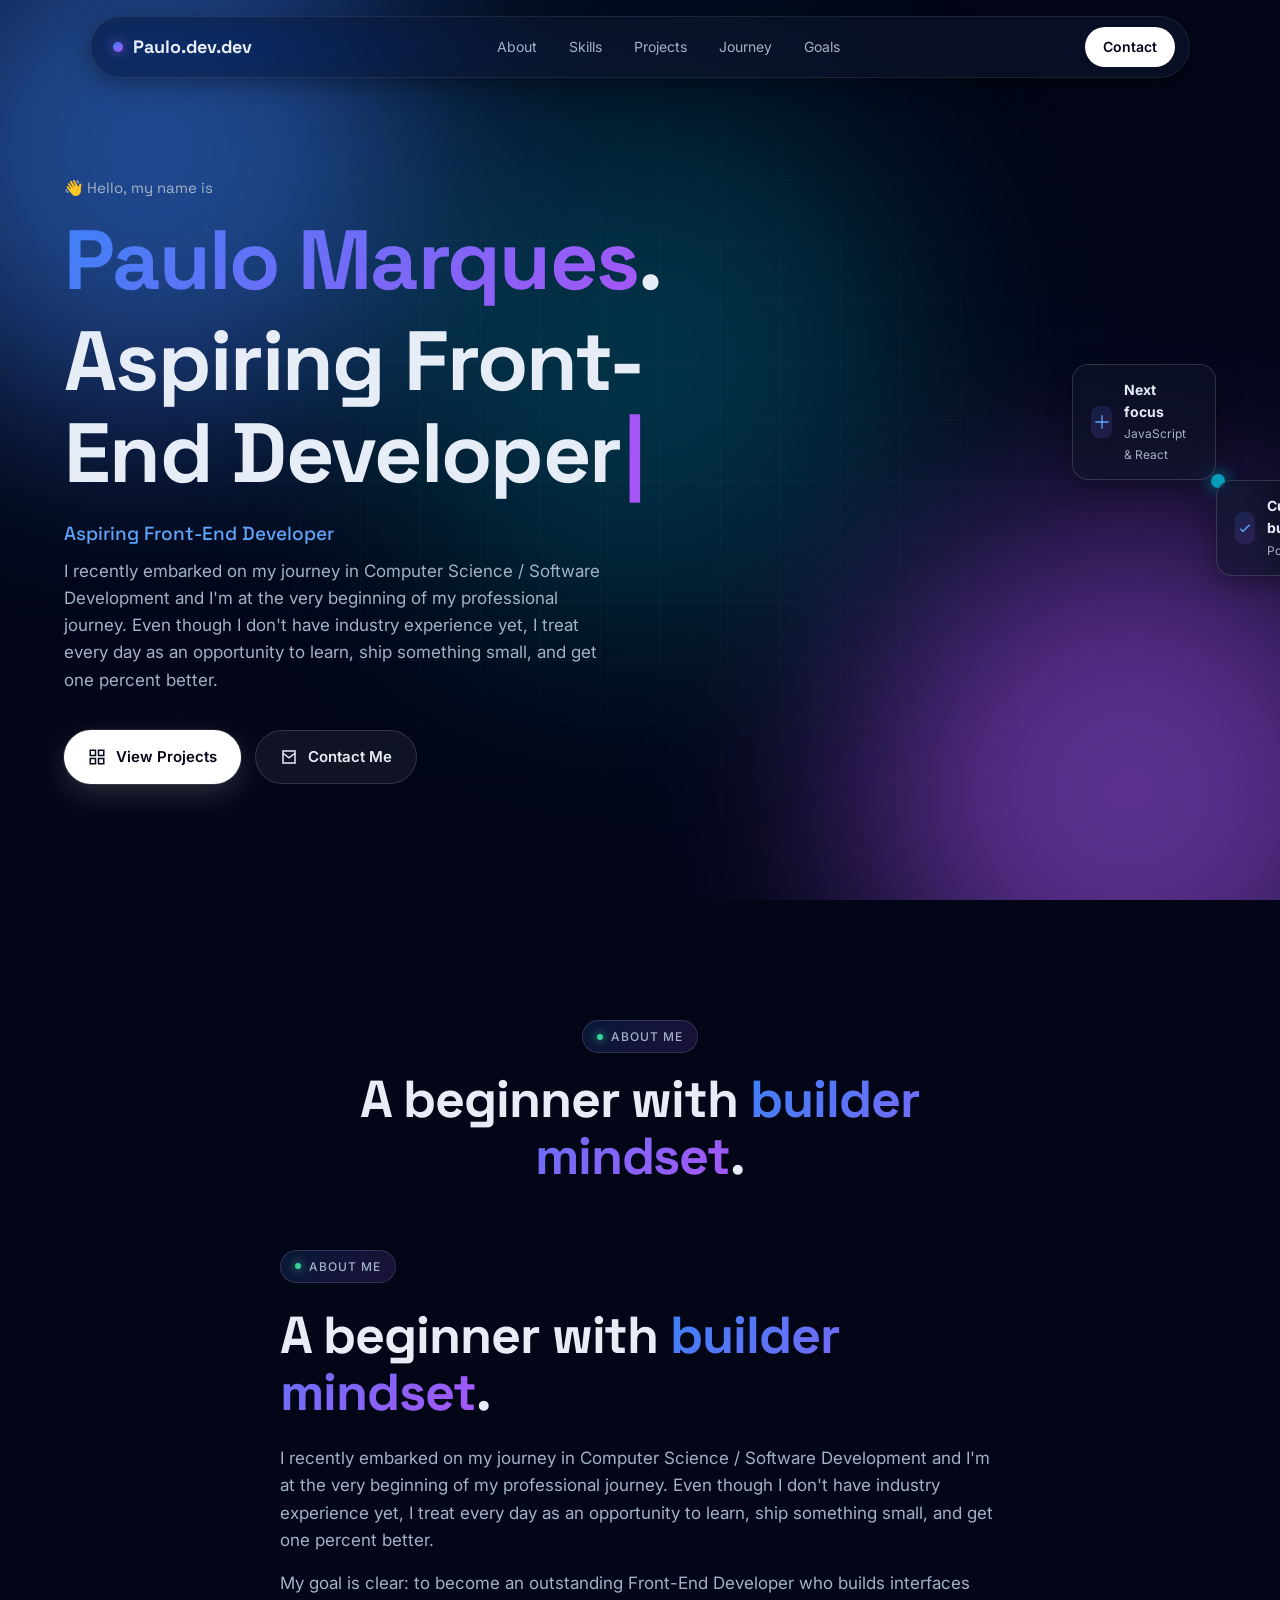
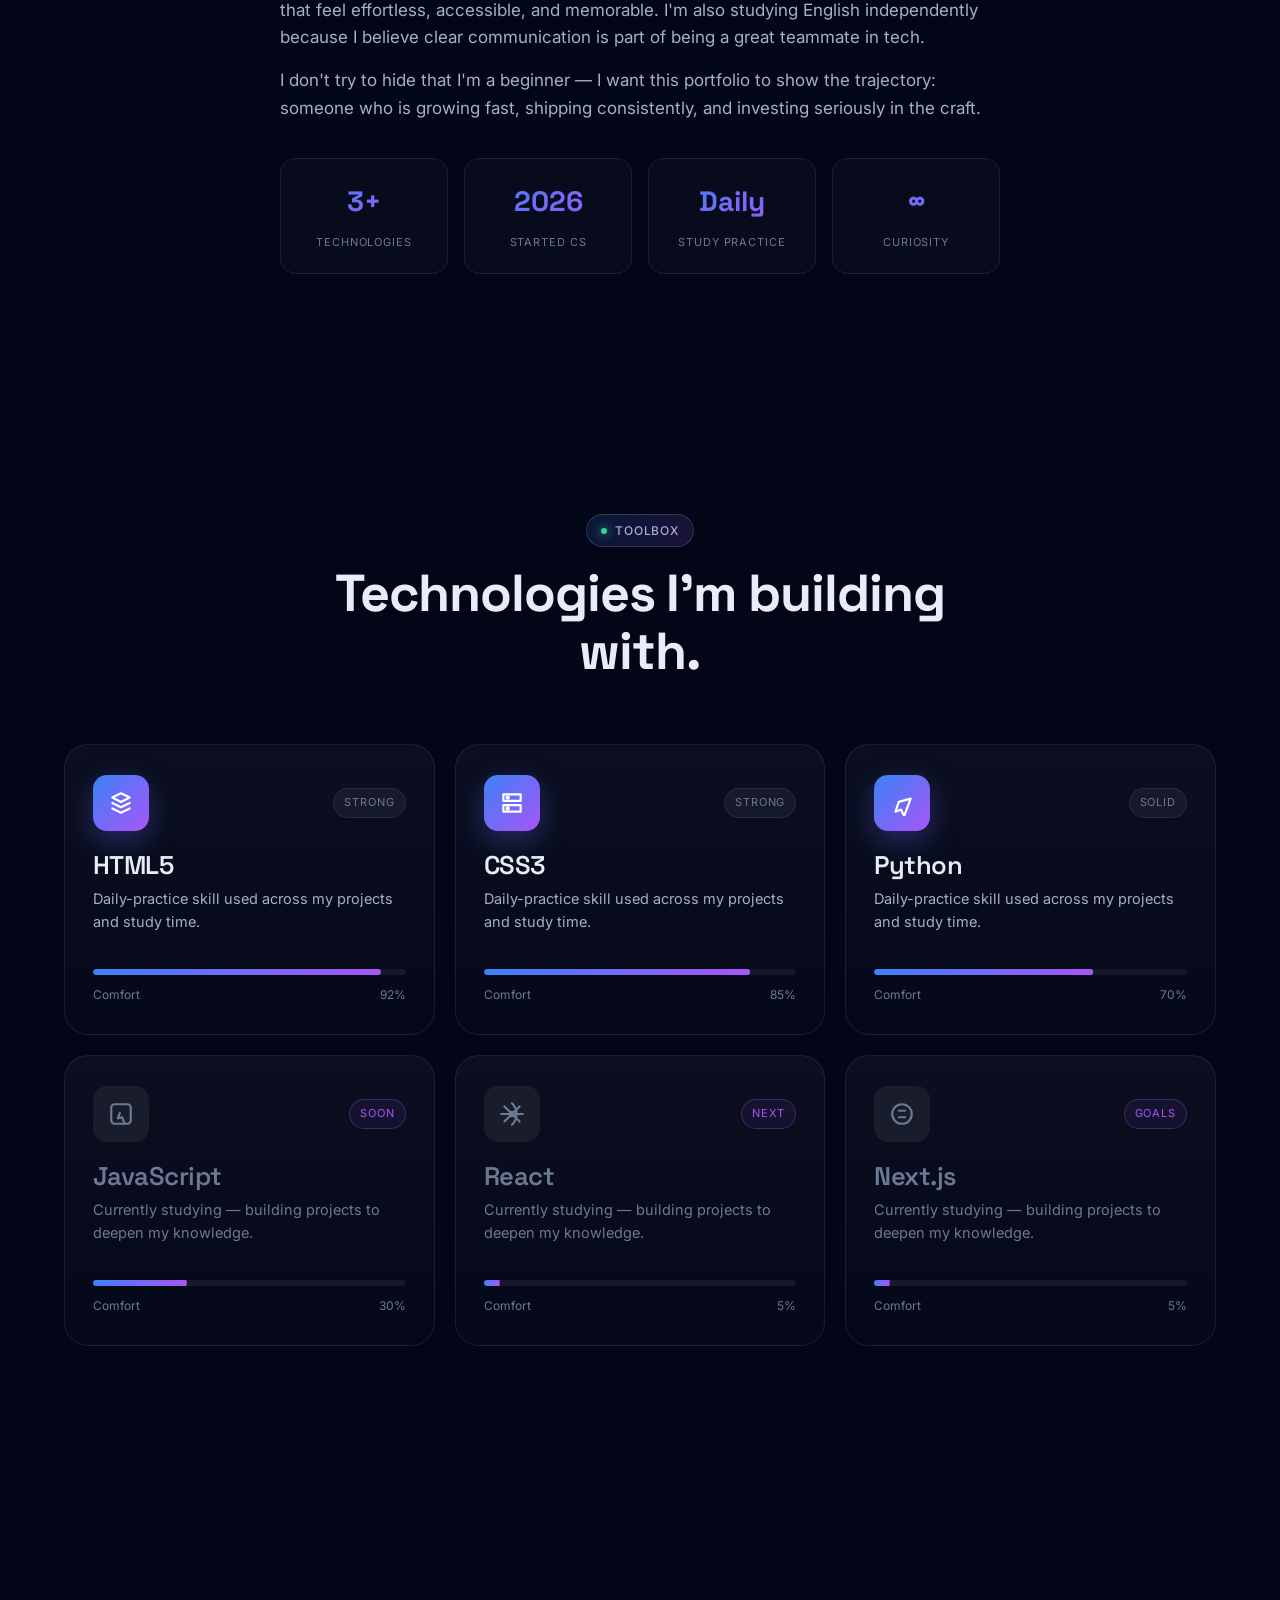
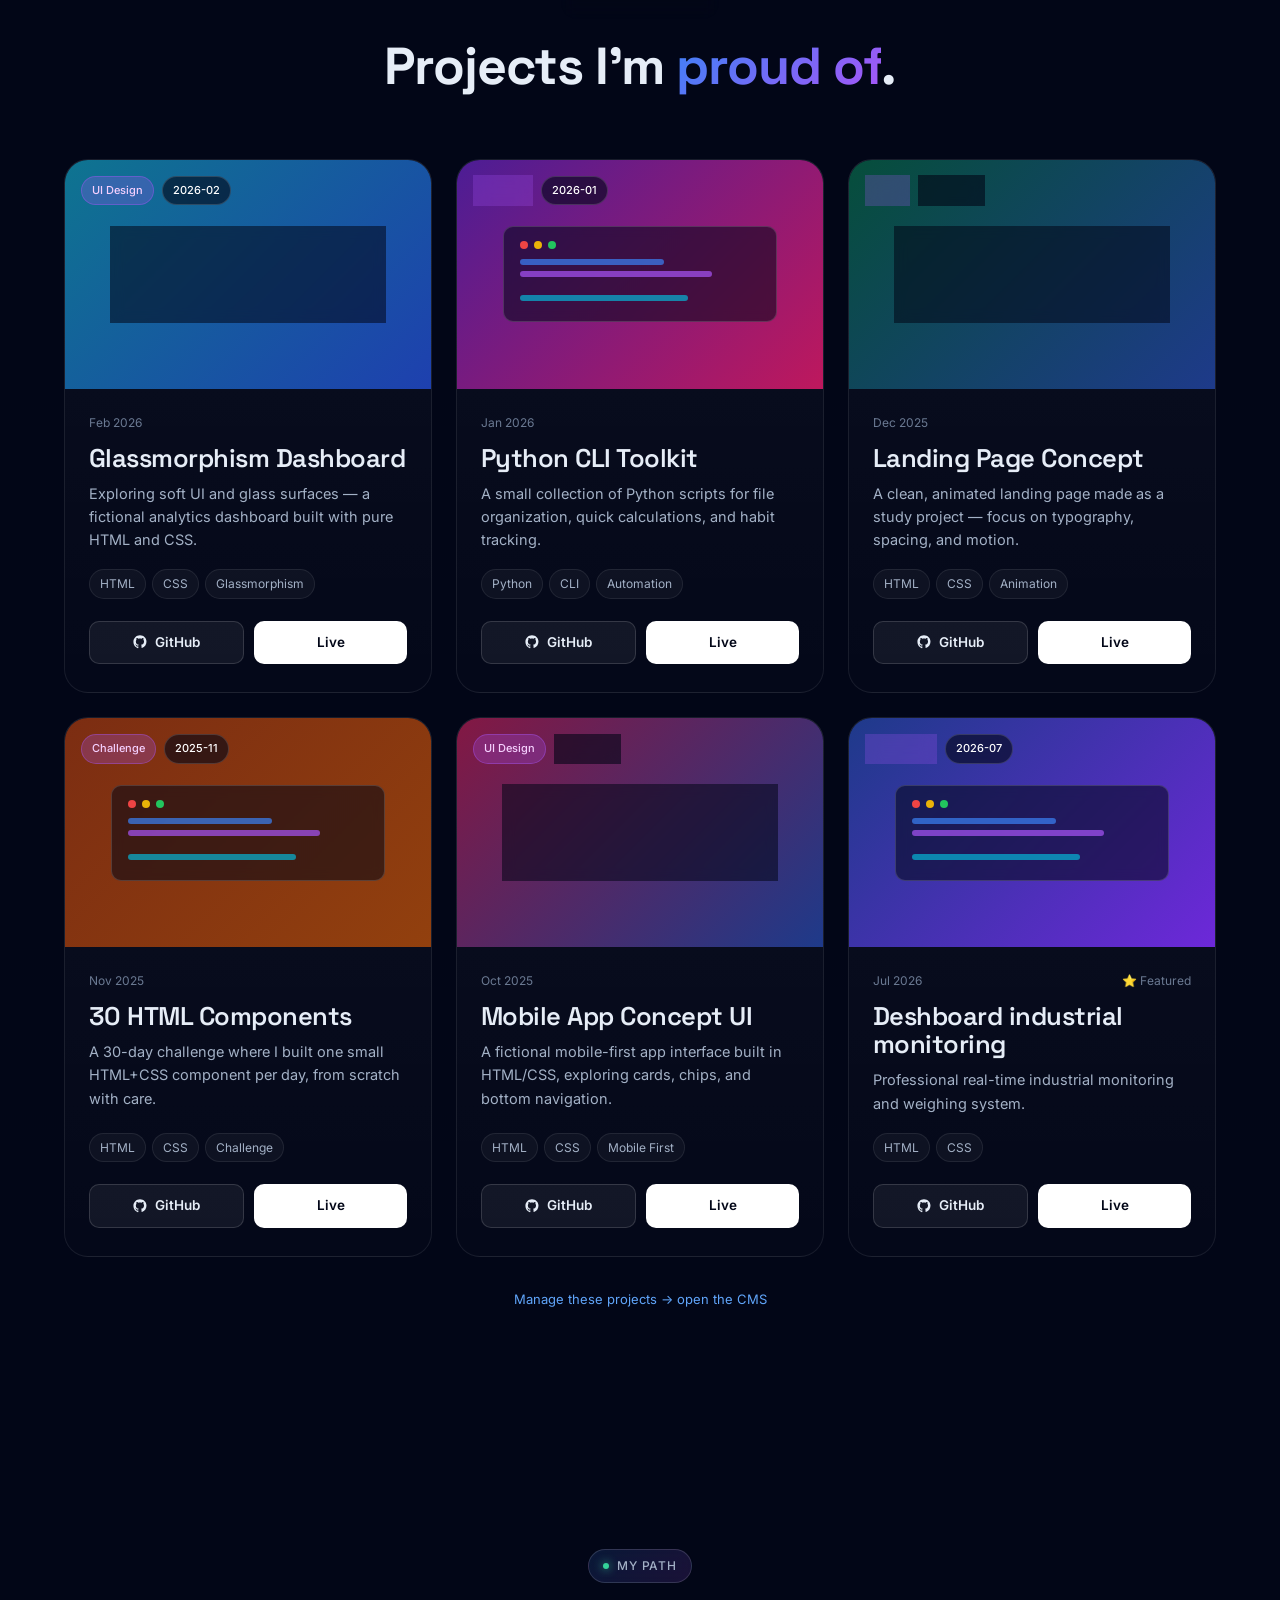
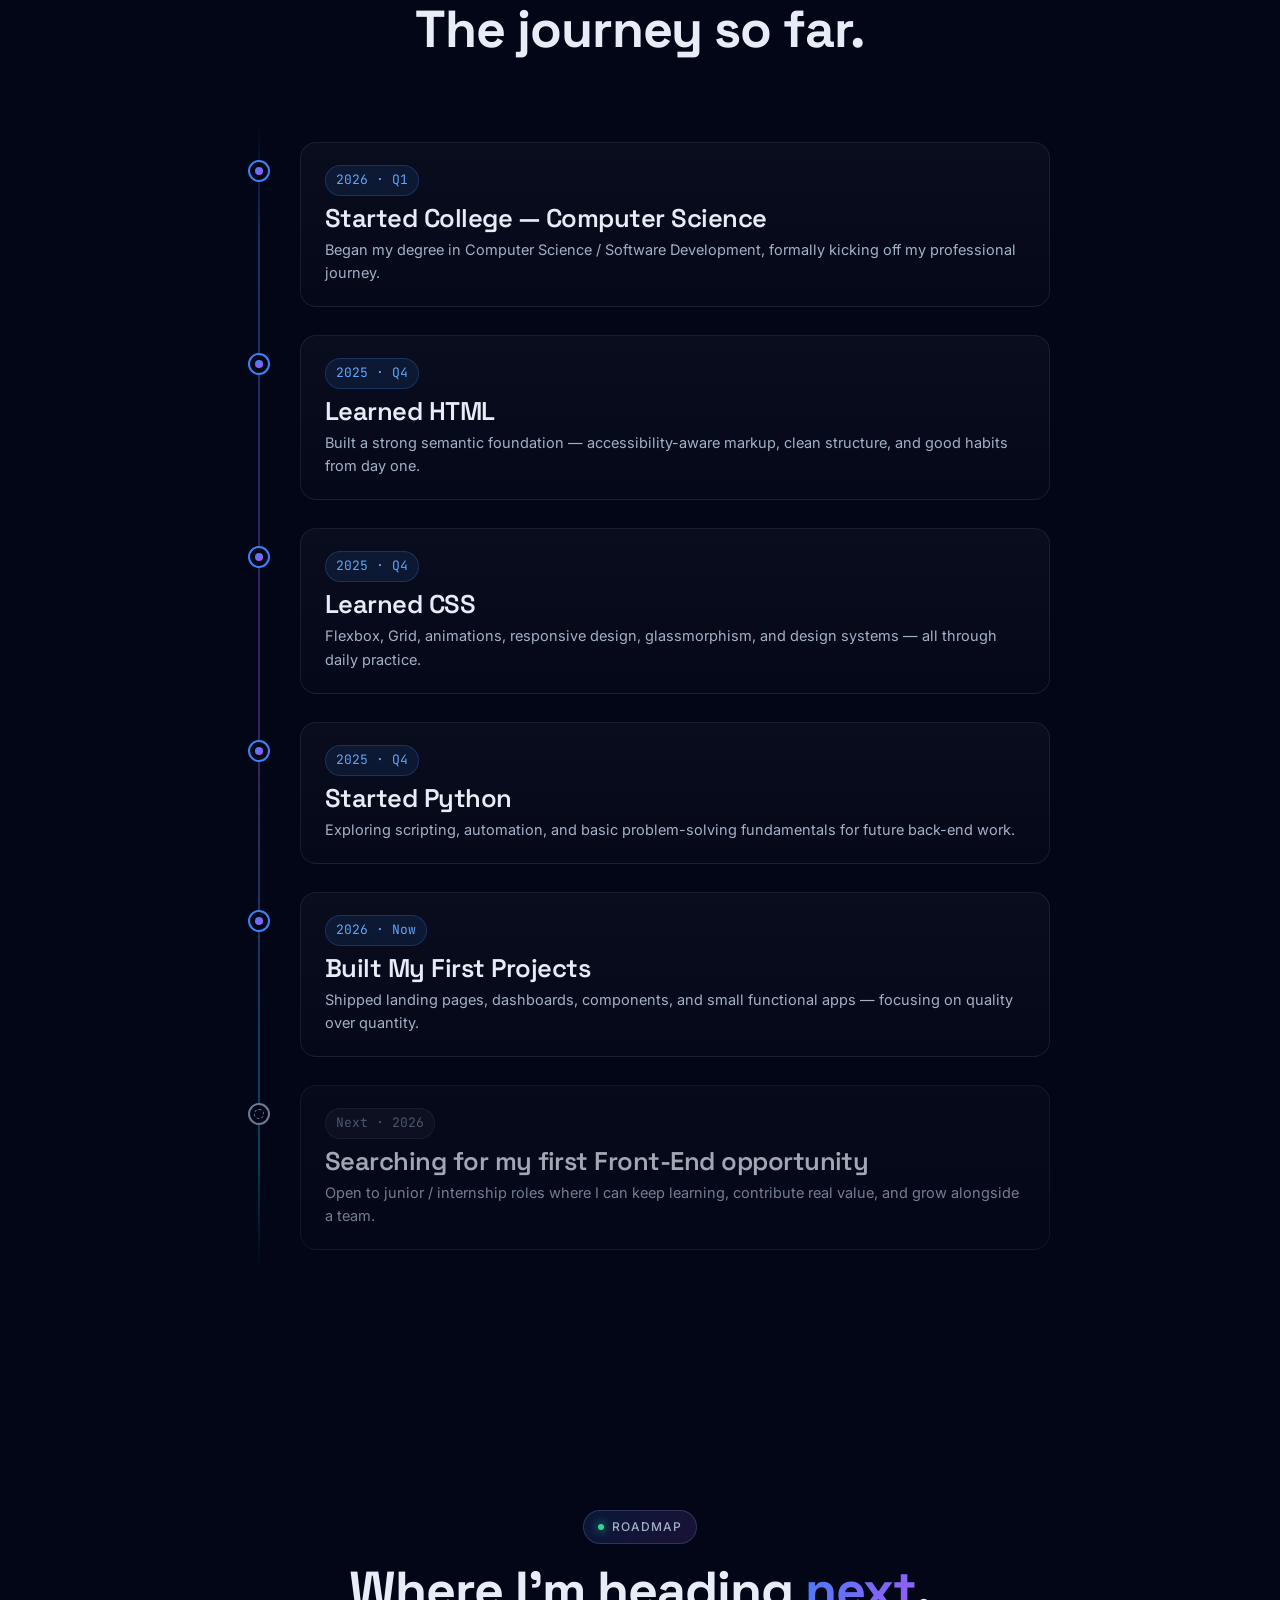
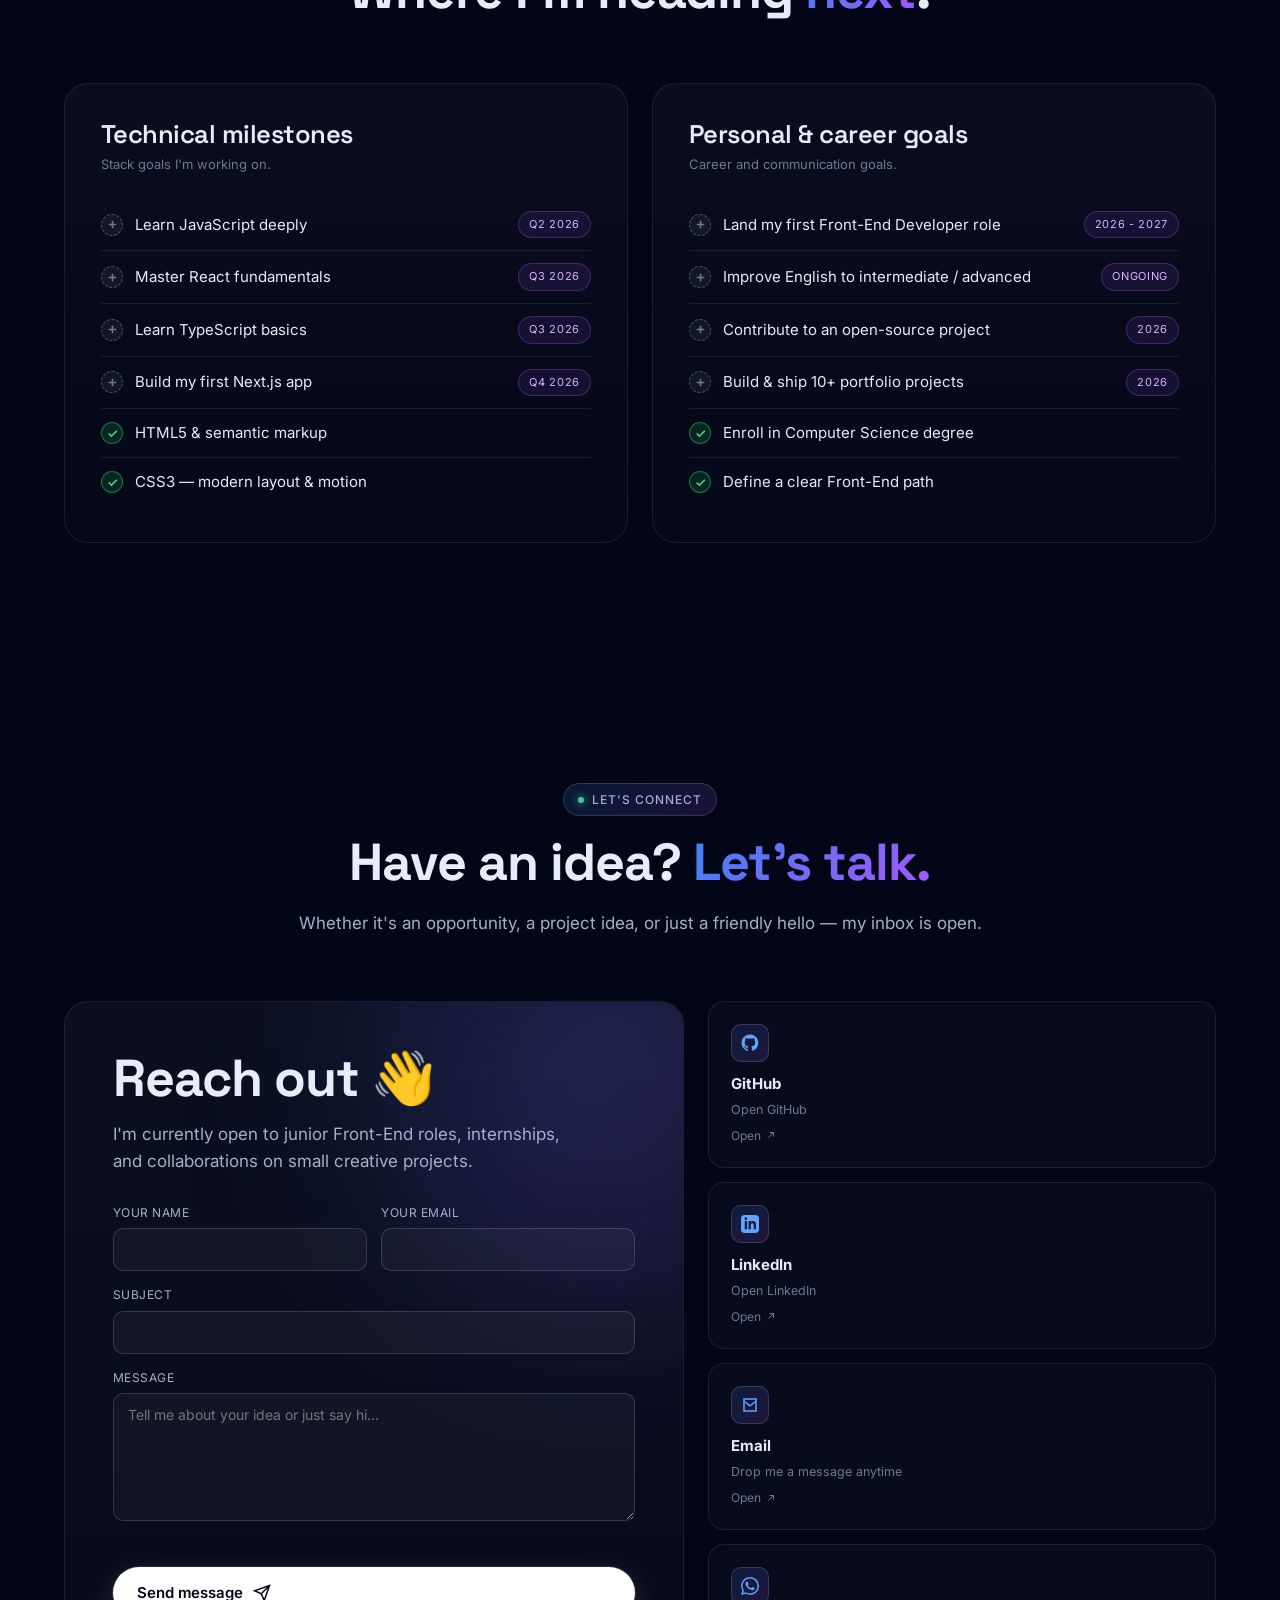
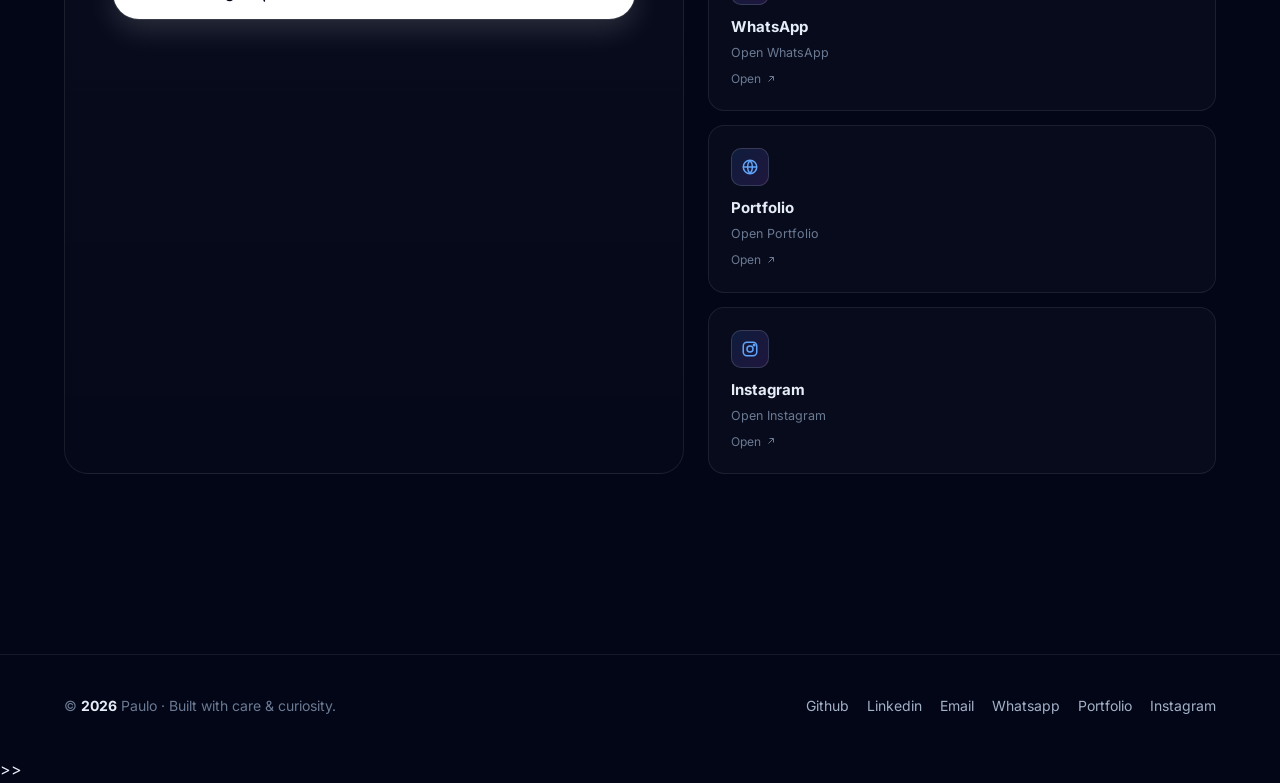
<file: index.html>
<!DOCTYPE html>
<html lang="en">
<head>
<meta charset="UTF-8" />
<meta name="viewport" content="width=device-width, initial-scale=1.0" />
<meta name="description" content="Paulo Marques — Aspiring Front-End Developer" />
<title>Paulo Marques · Portfolio</title>

<link rel="preconnect" href="https://fonts.googleapis.com">
<link rel="preconnect" href="https://fonts.gstatic.com" crossorigin>
<link href="https://fonts.googleapis.com/css2?family=Inter:wght@300;400;500;600;700;800;900&family=Space+Grotesk:wght@400;500;600;700&family=JetBrains+Mono:wght@400;500;600&display=swap" rel="stylesheet">
<link rel="stylesheet" href="portfolio.css">
<body>

<div class="bg-canvas" aria-hidden="true">
  <div class="blob b1"></div><div class="blob b2"></div><div class="blob b3"></div>
  <div class="grid-overlay"></div>
</div>

<nav class="nav" id="nav">
  <a href="#hero" class="nav-logo">
    <span class="dot"></span>
    <span><span data-nav-logo>Paulo</span>.dev</span>
  </a>
  <div class="nav-links">
    <a href="#about">About</a>
    <a href="#skills">Skills</a>
    <a href="#projects">Projects</a>
    <a href="#journey">Journey</a>
    <a href="#goals">Goals</a>
  </div>
  <a href="#contact" class="nav-cta">Contact</a>
</nav>

<!-- HERO -->
<header class="hero" id="hero">
  <div class="container hero-grid">
    <div>
      <div class="hero-greeting"><span class="wave">👋</span> Hello, my name is</div>
      <h1 class="hero-name"><span class="gradient-text" data-hero-name>Paulo Marques</span>.</h1>
      <h1 style="margin-top:-10px;"><span class="typed" data-typed></span></h1>
      <p class="hero-sub" data-hero-sub>Aspiring Front-End Developer</p>
      <p class="hero-intro" data-hero-intro></p>
      <div class="hero-ctas">
        <a href="#projects" class="btn btn-primary">
          <svg viewBox="0 0 24 24" fill="none" stroke="currentColor" stroke-width="2"><path d="M3 3h7v7H3zM14 3h7v7h-7zM14 14h7v7h-7zM3 14h7v7H3z"/></svg>
          View Projects
        </a>
        <a href="#contact" class="btn btn-ghost">
          <svg viewBox="0 0 24 24" fill="none" stroke="currentColor" stroke-width="2"><path d="M4 4h16v16H4z"/><path d="m4 7 8 6 8-6"/></svg>
          Contact Me
        </a>
        <span data-resume-cta></span>
      </div>
    </div>
    <div class="hero-visual" aria-hidden="true">
      <div class="core"></div>
      <div class="ring r1"><span class="orbit-dot"></span></div>
      <div class="ring r2"></div>
      <div class="ring r3"></div>
      <div class="glass-card c1">
        <span class="ic"><svg width="16" height="16" viewBox="0 0 24 24" fill="none" stroke="currentColor" stroke-width="2"><path d="m5 13 4 4L19 7"/></svg></span>
        <div><strong>Currently building</strong><span>Portfolio v1.0</span></div>
      </div>
      <div class="glass-card c2">
        <span class="ic"><svg width="16" height="16" viewBox="0 0 24 24" fill="none" stroke="currentColor" stroke-width="2"><path d="M12 2v20M2 12h20"/></svg></span>
        <div><strong>Next focus</strong><span>JavaScript & React</span></div>
      </div>
    </div>
  </div>
</header>

<!-- ABOUT -->
<section id="about">
  <div class="container">
    <div class="section-head">
      <span class="eyebrow"><span class="pulse-dot"></span> About me</span>
      <h2>A beginner with <span class="gradient-text">builder mindset</span>.</h2>
    </div>
    <div class="about-content" data-about></div>
  </div>
</section>

<!-- SKILLS -->
<section id="skills">
  <div class="container">
    <div class="section-head">
      <span class="eyebrow"><span class="pulse-dot"></span> Toolbox</span>
      <h2>Technologies I'm building with.</h2>
    </div>
    <div class="skills-grid" data-skills></div>
  </div>
</section>

<!-- PROJECTS -->
<section id="projects">
  <div class="container">
    <div class="section-head">
      <span class="eyebrow"><span class="pulse-dot"></span> Selected work</span>
      <h2>Projects I'm <span class="gradient-text">proud of</span>.</h2>
    </div>
    <div class="projects-grid" data-projects></div>
    <p style="text-align:center; color:var(--text-3); font-size:13px; margin-top:32px;">
      <a href="admin.html" style="color:var(--blue-2);">Manage these projects → open the CMS</a>
    </p>
  </div>
</section>

<!-- JOURNEY -->
<section id="journey">
  <div class="container">
    <div class="section-head">
      <span class="eyebrow"><span class="pulse-dot"></span> My path</span>
      <h2>The journey so far.</h2>
    </div>
    <div class="timeline" data-journey></div>
  </div>
</section>

<!-- GOALS -->
<section id="goals">
  <div class="container">
    <div class="section-head">
      <span class="eyebrow"><span class="pulse-dot"></span> Roadmap</span>
      <h2>Where I'm heading <span class="gradient-text">next</span>.</h2>
    </div>
    <div class="goals-wrap" data-goals></div>
  </div>
</section>

<!-- CONTACT -->
<section id="contact">
  <div class="container">
    <div class="section-head">
      <span class="eyebrow"><span class="pulse-dot"></span> Let's connect</span>
      <h2>Have an idea? <span class="gradient-text">Let's talk.</span></h2>
      <p>Whether it's an opportunity, a project idea, or just a friendly hello — my inbox is open.</p>
    </div>
    <div class="contact-grid">
      <div class="contact-card big">
        <h2>Reach out 👋</h2>
        <p>I'm currently open to junior Front-End roles, internships, and collaborations on small creative projects.</p>

        <form class="contact-form" data-contact-form novalidate>
          <input type="text" name="website" tabindex="-1" autocomplete="off" style="position:absolute; left:-9999px;" aria-hidden="true">
          <div class="form-grid-2">
            <label class="field"><span>Your name</span><input type="text" name="name" required maxlength="100" /></label>
            <label class="field"><span>Your email</span><input type="email" name="email" required maxlength="200" /></label>
          </div>
          <label class="field"><span>Subject</span><input type="text" name="subject" required maxlength="150" /></label>
          <label class="field"><span>Message</span><textarea name="message" rows="6" required maxlength="2000" placeholder="Tell me about your idea or just say hi…"></textarea></label>
          <div class="form-status" data-form-status></div>
          <button type="submit" class="btn btn-primary" data-form-submit>
            <span data-label>Send message</span>
            <svg viewBox="0 0 24 24" fill="none" stroke="currentColor" stroke-width="2"><path d="M22 2 11 13M22 2 15 22 11 13 2 9z"/></svg>
          </button>
        </form>
      </div>

      <div class="contact-channels" data-contact-channels></div>
    </div>
  </div>
</section>

<!-- FOOTER -->
<footer class="footer">
  <div class="container footer-inner">
    <div class="credits">© <strong id="year"></strong> <span data-nav-logo>Paulo</span> · Built with care & curiosity.</div>
    <div class="small-links" data-footer-contact></div>
  </div>
</footer>

<!-- Minimum reusable subset of the static portfolio's CSS for the live template -->
<script src="store.js"></script>
<script src="api.js"></script>
<script src="ui.js"></script>
<script src="skills.js"></script>
<script src="portfolio.js"></script>
<script>document.getElementById('year').textContent = new Date().getFullYear();</script>
</body>
</html>
>>
</file>
<file: portfolio.css>
/* ===========================================================
   portfolio.css — Styles for the data-driven live portfolio.
   Mirrors the design tokens of the static portfolio.html so
   the two versions feel identical when viewed side by side.
   =========================================================== */
:root {
  --bg-0: #020617;
  --bg-1: #0b1224;
  --bg-2: #0f172a;
  --bg-3: #111827;
  --bg-4: #1e293b;
  --blue: #3b82f6;
  --blue-2: #60a5fa;
  --cyan: #06b6d4;
  --purple: #a855f7;
  --green: #22c55e;
  --text: #e6edf7;
  --text-2: #a3b1c6;
  --text-3: #6b7a93;
  --line: rgba(255, 255, 255, 0.08);
  --line-2: rgba(255, 255, 255, 0.14);
  --grad-primary: linear-gradient(135deg, #3b82f6 0%, #a855f7 100%);
  --grad-accent:  linear-gradient(135deg, #06b6d4 0%, #3b82f6 50%, #a855f7 100%);
  --grad-soft:    linear-gradient(135deg, rgba(59,130,246,0.15) 0%, rgba(168,85,247,0.15) 100%);
  --radius:       16px;
  --radius-lg:    24px;
  --ease:         cubic-bezier(.22,.61,.36,1);
}

* { box-sizing: border-box; margin: 0; padding: 0; }
*::selection { background: rgba(168,85,247,.35); color: #fff; }
html { scroll-behavior: smooth; }
body {
  background: var(--bg-0);
  color: var(--text);
  font-family: 'Inter', -apple-system, BlinkMacSystemFont, sans-serif;
  font-size: 16px;
  line-height: 1.6;
  overflow-x: hidden;
  -webkit-font-smoothing: antialiased;
  text-rendering: optimizeLegibility;
}
a { color: inherit; text-decoration: none; }
button { font: inherit; cursor: pointer; border: none; background: none; color: inherit; }
img { max-width: 100%; display: block; }
.container { width: 100%; max-width: 1200px; margin: 0 auto; padding: 0 24px; }

/* Background */
.bg-canvas { position: fixed; inset: 0; z-index: -1; overflow: hidden; pointer-events: none; }
.bg-canvas .blob { position: absolute; width: 540px; height: 540px; border-radius: 50%; filter: blur(110px); opacity: .55; animation: float 22s ease-in-out infinite; }
.bg-canvas .blob.b1 { background: #3b82f6; top: -120px; left: -120px; }
.bg-canvas .blob.b2 { background: #a855f7; bottom: -160px; right: -120px; animation-delay: -6s; }
.bg-canvas .blob.b3 { background: #06b6d4; top: 40%; left: 50%; transform: translate(-50%, -50%); opacity: .25; animation-delay: -12s; }
.bg-canvas .grid-overlay {
  position: absolute; inset: 0;
  background-image: linear-gradient(rgba(255,255,255,0.025) 1px, transparent 1px), linear-gradient(90deg, rgba(255,255,255,0.025) 1px, transparent 1px);
  background-size: 60px 60px; mask-image: radial-gradient(ellipse at center, #000 30%, transparent 80%); -webkit-mask-image: radial-gradient(ellipse at center, #000 30%, transparent 80%);
}
@keyframes float { 0%,100%{ transform: translate(0,0) scale(1) } 33%{ transform: translate(60px,-40px) scale(1.08) } 66%{ transform: translate(-40px,60px) scale(.95) } }

/* Nav */
.nav { position: fixed; top: 16px; left: 50%; transform: translateX(-50%); z-index: 100; width: calc(100% - 32px); max-width: 1100px;
  background: rgba(15, 23, 42, 0.55); backdrop-filter: blur(18px) saturate(160%); -webkit-backdrop-filter: blur(18px) saturate(160%);
  border: 1px solid var(--line); border-radius: 100px; padding: 10px 14px 10px 22px;
  display: flex; align-items: center; justify-content: space-between;
  box-shadow: 0 6px 24px rgba(0,0,0,.35);
}
.nav-logo { font-family: 'Space Grotesk', sans-serif; font-weight: 700; font-size: 18px; display: flex; align-items: center; gap: 10px; }
.nav-logo .dot { width: 10px; height: 10px; border-radius: 50%; background: var(--grad-primary); box-shadow: 0 0 12px rgba(168,85,247,.7); animation: pulse 2s ease-in-out infinite; }
@keyframes pulse { 0%,100%{transform:scale(1);opacity:1} 50%{transform:scale(1.25);opacity:.85} }
.nav-links { display: flex; gap: 4px; align-items: center; }
.nav-links a { padding: 8px 14px; font-size: 14px; color: var(--text-2); border-radius: 100px; transition: color .2s, background .2s; }
.nav-links a:hover { color: #fff; background: rgba(255,255,255,.05); }
.nav-cta { padding: 9px 18px; font-size: 14px; font-weight: 600; background: #fff; color: var(--bg-0); border-radius: 100px; transition: transform .2s; }
.nav-cta:hover { transform: translateY(-1px); }

/* Helpers */
.eyebrow { display: inline-flex; align-items: center; gap: 8px; padding: 6px 14px; background: var(--grad-soft); border: 1px solid var(--line-2); border-radius: 100px; font-size: 12px; font-weight: 500; letter-spacing: .08em; text-transform: uppercase; color: var(--text-2); backdrop-filter: blur(8px); }
.eyebrow .pulse-dot { width: 6px; height: 6px; border-radius: 50%; background: #34d399; box-shadow: 0 0 10px #34d399; animation: pulse 2s ease-in-out infinite; }

h1, h2, h3 { font-family: 'Space Grotesk', sans-serif; letter-spacing: -.02em; line-height: 1.1; }
h1 { font-size: clamp(40px, 7vw, 84px); font-weight: 700; }
h2 { font-size: clamp(30px, 4.5vw, 52px); font-weight: 700; }
h3 { font-size: clamp(20px, 2vw, 26px); font-weight: 600; }
.gradient-text { background: var(--grad-primary); -webkit-background-clip: text; background-clip: text; color: transparent; }

/* Buttons */
.btn { display: inline-flex; align-items: center; gap: 10px; padding: 14px 24px; border-radius: 100px; font-size: 15px; font-weight: 600; transition: transform .25s var(--ease), box-shadow .25s var(--ease), background .25s var(--ease); white-space: nowrap; }
.btn svg { width: 18px; height: 18px; }
.btn-primary { background: #fff; color: var(--bg-0); box-shadow: 0 10px 30px rgba(255,255,255,.15), 0 0 0 1px rgba(255,255,255,.1); }
.btn-primary:hover { transform: translateY(-2px); box-shadow: 0 14px 40px rgba(255,255,255,.22), 0 0 0 1px rgba(255,255,255,.15); }
.btn-primary.loading { opacity: .7; cursor: progress; }
.btn-ghost { background: rgba(255,255,255,.06); border: 1px solid var(--line-2); color: var(--text); backdrop-filter: blur(10px); }
.btn-ghost:hover { background: rgba(255,255,255,.1); border-color: rgba(255,255,255,.25); transform: translateY(-2px); }

/* Sections */
section { padding: 120px 0; position: relative; }
.section-head { max-width: 720px; margin: 0 auto 64px; text-align: center; }
.section-head .eyebrow { margin-bottom: 18px; }
.section-head p { margin-top: 18px; color: var(--text-2); font-size: 17px; }

/* Hero */
.hero { min-height: 100vh; display: flex; align-items: center; padding: 160px 0 100px; }
.hero-grid { display: grid; grid-template-columns: 1.1fr .9fr; gap: 60px; align-items: center; }
.hero-greeting { font-family: 'Space Grotesk', sans-serif; font-size: 15px; color: var(--text-2); margin-bottom: 14px; }
.hero-greeting .wave { display: inline-block; animation: wave 2.5s ease-in-out infinite; transform-origin: 70% 70%; }
@keyframes wave { 0%,100%{transform:rotate(0)} 10%,30%{transform:rotate(14deg)} 20%{transform:rotate(-8deg)} 40%{transform:rotate(0)} }
.hero-name { margin-bottom: 18px; }
.hero h1 .typed { color: var(--text); }
.hero h1 .typed::after { content: "|"; color: var(--purple); animation: blink 1s step-end infinite; margin-left: 4px; }
@keyframes blink { 50% { opacity: 0; } }
.hero-sub { margin-top: 20px; font-size: 19px; color: var(--blue-2); font-weight: 500; font-family: 'Space Grotesk', sans-serif; }
.hero-intro { margin-top: 8px; font-size: 17px; color: var(--text-2); max-width: 540px; }
.hero-ctas { margin-top: 36px; display: flex; gap: 14px; flex-wrap: wrap; }

.hero-visual { position: relative; aspect-ratio: 1 / 1; max-width: 500px; margin-left: auto; }
.hero-visual .core { position: absolute; inset: 14%; border-radius: 50%; background: var(--grad-primary); filter: blur(50px); opacity: .55; animation: float 8s ease-in-out infinite; }
.hero-visual .ring { position: absolute; inset: 0; border-radius: 50%; border: 1px solid var(--line-2); animation: spin 30s linear infinite; }
.hero-visual .ring.r2 { inset: 12%; animation-duration: 50s; animation-direction: reverse; border-color: rgba(168,85,247,.25); }
.hero-visual .ring.r3 { inset: 24%; animation-duration: 22s; border-color: rgba(6,182,212,.3); }
@keyframes spin { to { transform: rotate(360deg); } }
.hero-visual .orbit-dot { position: absolute; top: 50%; left: -6px; width: 14px; height: 14px; border-radius: 50%; background: var(--cyan); box-shadow: 0 0 16px var(--cyan); transform: translateY(-50%); }
.hero-visual .glass-card { position: absolute; background: rgba(15,23,42,0.55); border: 1px solid var(--line-2); backdrop-filter: blur(18px); border-radius: var(--radius); padding: 14px 18px; box-shadow: 0 6px 24px rgba(0,0,0,.35); display: flex; align-items: center; gap: 12px; font-size: 13px; color: var(--text-2); animation: float 6s ease-in-out infinite; }
.hero-visual .glass-card.c1 { top: 8%; left: -2%; }
.hero-visual .glass-card.c2 { bottom: 14%; right: -4%; animation-delay: -2s; }
.hero-visual .glass-card .ic { width: 32px; height: 32px; border-radius: 8px; background: var(--grad-soft); display: grid; place-items: center; color: var(--blue-2); }
.hero-visual .glass-card strong { color: var(--text); display: block; font-size: 14px; }
.hero-visual .glass-card span { font-size: 12px; }

/* About */
.about-content { max-width: 720px; margin: 0 auto; }
.about-content .eyebrow { margin-bottom: 24px; }
.about-content h2 { margin-bottom: 24px; }
.about-content p { color: var(--text-2); font-size: 17px; margin-bottom: 16px; }
.about-stats { display: grid; grid-template-columns: repeat(4, 1fr); gap: 16px; margin-top: 36px; }
.about-stat { background: rgba(255,255,255,.025); border: 1px solid var(--line); border-radius: var(--radius); padding: 20px; text-align: center; }
.about-stat strong { display: block; font-family: 'Space Grotesk', sans-serif; font-size: 28px; font-weight: 700; background: var(--grad-primary); -webkit-background-clip: text; background-clip: text; color: transparent; margin-bottom: 4px; }
.about-stat small { font-size: 11px; color: var(--text-3); text-transform: uppercase; letter-spacing: .08em; }

/* Skills */
.skills-grid { display: grid; grid-template-columns: repeat(3, 1fr); gap: 20px; }
.skill-card { position: relative; background: linear-gradient(180deg, rgba(255,255,255,0.04), rgba(255,255,255,0.01)); border: 1px solid var(--line); border-radius: var(--radius-lg); padding: 30px 28px; overflow: hidden; transition: transform .35s var(--ease), border-color .25s, box-shadow .25s; }
.skill-card::before { content: ""; position: absolute; inset: 0; background: var(--grad-soft); opacity: 0; transition: opacity .35s var(--ease); z-index: 0; }
.skill-card:hover { transform: translateY(-6px); border-color: var(--line-2); box-shadow: 0 20px 60px rgba(0,0,0,.45); }
.skill-card:hover::before { opacity: 1; }
.skill-card > * { position: relative; z-index: 1; }
.skill-card .top { display: flex; align-items: center; justify-content: space-between; margin-bottom: 20px; }
.skill-card .icon-wrap { width: 56px; height: 56px; border-radius: 14px; background: var(--grad-primary); display: grid; place-items: center; color: #fff; box-shadow: 0 10px 30px rgba(99,102,241,.35); }
.skill-card .icon-wrap svg { width: 26px; height: 26px; }
.skill-card .badge { font-size: 11px; padding: 5px 10px; border-radius: 100px; background: rgba(255,255,255,.05); border: 1px solid var(--line); color: var(--text-3); letter-spacing: .08em; text-transform: uppercase; }
.skill-card h3 { margin-bottom: 8px; }
.skill-card p { color: var(--text-2); font-size: 14.5px; margin-bottom: 22px; min-height: 60px; }
.skill-card .progress { height: 6px; border-radius: 100px; background: rgba(255,255,255,.06); overflow: hidden; }
.skill-card .progress > span { display: block; height: 100%; background: var(--grad-primary); border-radius: 100px; transform: scaleX(0); transform-origin: left; transition: transform 1.2s var(--ease); }
.skill-card.in .progress > span { transform: scaleX(var(--p, 1)); }
.skill-card .progress-label { display: flex; justify-content: space-between; margin-top: 10px; font-size: 12px; color: var(--text-3); }
.skill-card.locked .icon-wrap { background: rgba(255,255,255,.06); box-shadow: none; color: var(--text-3); }
.skill-card.locked h3, .skill-card.locked p { color: var(--text-3); }
.skill-card.locked .badge { color: var(--purple); border-color: rgba(168,85,247,.3); background: rgba(168,85,247,.08); }

/* Projects */
.projects-grid { display: grid; grid-template-columns: repeat(3, 1fr); gap: 24px; }
.project-card { position: relative; background: linear-gradient(180deg, rgba(255,255,255,0.04), rgba(255,255,255,0.01)); border: 1px solid var(--line); border-radius: var(--radius-lg); overflow: hidden; transition: transform .4s var(--ease), border-color .25s, box-shadow .25s; display: flex; flex-direction: column; }
.project-card:hover { transform: translateY(-8px); border-color: var(--line-2); box-shadow: 0 20px 60px rgba(0,0,0,.45); }
.project-thumb { aspect-ratio: 16 / 10; position: relative; overflow: hidden; background: var(--bg-1); }
.project-thumb .preview { position: absolute; inset: 0; display: grid; place-items: center; font-family: 'JetBrains Mono', monospace; }
.project-thumb .preview.t1 { background: linear-gradient(135deg, #1e3a8a, #6d28d9); }
.project-thumb .preview.t2 { background: linear-gradient(135deg, #0e7490, #1e40af); }
.project-thumb .preview.t3 { background: linear-gradient(135deg, #4c1d95, #be185d); }
.project-thumb .preview.t4 { background: linear-gradient(135deg, #064e3b, #1e3a8a); }
.project-thumb .preview.t5 { background: linear-gradient(135deg, #7c2d12, #92400e); }
.project-thumb .preview.t6 { background: linear-gradient(135deg, #831843, #1e3a8a); }
.project-thumb .preview .code-mock { background: rgba(2,6,23,.55); border: 1px solid rgba(255,255,255,.15); border-radius: 10px; padding: 14px 16px; font-family: 'JetBrains Mono', monospace; font-size: 11px; color: #fff; width: 75%; backdrop-filter: blur(6px); }
.project-thumb .preview .code-mock .dot-row { display: flex; gap: 6px; margin-bottom: 10px; }
.project-thumb .preview .code-mock .dot-row span { width: 8px; height: 8px; border-radius: 50%; }
.project-thumb .preview .code-mock .dot-row span:nth-child(1) { background: #ef4444; }
.project-thumb .preview .code-mock .dot-row span:nth-child(2) { background: #eab308; }
.project-thumb .preview .code-mock .dot-row span:nth-child(3) { background: #22c55e; }
.project-thumb .preview .code-mock .lines > div { height: 6px; border-radius: 3px; margin-bottom: 6px; opacity: .7; }
.project-thumb .preview .code-mock .lines > div:nth-child(1) { width: 60%; background: #3b82f6; }
.project-thumb .preview .code-mock .lines > div:nth-child(2) { width: 80%; background: #a855f7; }
.project-thumb .preview .code-mock .lines > div:nth-child(3) { width: 40%; }
.project-thumb .preview .code-mock .lines > div:nth-child(4) { width: 70%; background: #06b6d4; }
.project-thumb .tag-row { position: absolute; top: 16px; left: 16px; display: flex; gap: 8px; z-index: 2; }
.project-thumb .tag { padding: 5px 10px; font-size: 11px; font-weight: 500; background: rgba(2,6,23,.6); border: 1px solid rgba(255,255,255,.15); border-radius: 100px; color: #fff; backdrop-filter: blur(8px); }
.project-thumb .tag.cat { background: rgba(168,85,247,.25); border-color: rgba(168,85,247,.4); color: #f5d0fe; }
.project-body { padding: 24px 24px 28px; display: flex; flex-direction: column; flex: 1; }
.project-meta { display: flex; justify-content: space-between; align-items: center; font-size: 12px; color: var(--text-3); margin-bottom: 12px; }
.project-card h3 { margin-bottom: 10px; }
.project-card .desc { color: var(--text-2); font-size: 14.5px; flex: 1; margin-bottom: 18px; }
.project-stack { display: flex; flex-wrap: wrap; gap: 6px; margin-bottom: 22px; }
.project-stack .pill { padding: 4px 10px; font-size: 12px; background: rgba(255,255,255,.04); border: 1px solid var(--line); border-radius: 100px; color: var(--text-2); }
.pill { padding: 4px 10px; font-size: 12px; background: rgba(255,255,255,.04); border: 1px solid var(--line); border-radius: 100px; color: var(--text-2); }
.pill.muted { color: var(--text-3); }
.project-actions { display: flex; gap: 10px; }
.project-actions a { flex: 1; padding: 10px 14px; border-radius: 10px; font-size: 13.5px; font-weight: 600; display: inline-flex; align-items: center; justify-content: center; gap: 8px; transition: transform .2s var(--ease), background .2s; }
.project-actions .github { background: rgba(255,255,255,.06); border: 1px solid var(--line-2); color: var(--text); }
.project-actions .github svg { width: 14px; height: 14px; }
.project-actions .github:hover { background: rgba(255,255,255,.1); transform: translateY(-1px); }
.project-actions .demo { background: #fff; color: var(--bg-0); }
.project-actions .demo:hover { transform: translateY(-1px); }

/* Journey */
.timeline { position: relative; max-width: 820px; margin: 0 auto; padding: 20px 0; }
.timeline::before { content: ""; position: absolute; left: 28px; top: 0; bottom: 0; width: 2px; background: linear-gradient(180deg, transparent, var(--blue) 10%, var(--purple) 50%, var(--cyan) 90%, transparent); opacity: .35; }
.tl-item { position: relative; padding-left: 70px; margin-bottom: 28px; }
.tl-item:last-child { margin-bottom: 0; }
.tl-dot { position: absolute; left: 18px; top: 18px; width: 22px; height: 22px; border-radius: 50%; background: var(--bg-0); border: 2px solid var(--blue); display: grid; place-items: center; }
.tl-dot::after { content: ""; width: 8px; height: 8px; border-radius: 50%; background: var(--grad-primary); }
.tl-item.upcoming .tl-dot { border-color: var(--text-3); }
.tl-item.upcoming .tl-dot::after { background: transparent; border: 1px dashed var(--text-3); }
.tl-card { background: linear-gradient(180deg, rgba(255,255,255,0.03), rgba(255,255,255,0.01)); border: 1px solid var(--line); border-radius: var(--radius); padding: 22px 24px; transition: transform .3s var(--ease), border-color .25s; }
.tl-card:hover { transform: translateX(4px); border-color: var(--line-2); }
.tl-card .yr { font-family: 'JetBrains Mono', monospace; font-size: 13px; color: var(--blue-2); margin-bottom: 8px; display: inline-block; padding: 4px 10px; background: rgba(59,130,246,.1); border-radius: 100px; border: 1px solid rgba(59,130,246,.25); }
.tl-card h3 { margin-bottom: 6px; }
.tl-card p { color: var(--text-2); font-size: 14.5px; }
.tl-item.upcoming .tl-card { opacity: .7; }
.tl-item.upcoming .tl-card .yr { color: var(--text-3); background: rgba(255,255,255,.04); border-color: var(--line); }

/* Goals */
.goals-wrap { display: grid; grid-template-columns: 1fr 1fr; gap: 24px; }
.goals-card { background: linear-gradient(180deg, rgba(255,255,255,0.03), rgba(255,255,255,0.01)); border: 1px solid var(--line); border-radius: var(--radius-lg); padding: 36px; }
.goals-card h3 { margin-bottom: 6px; }
.goals-card .sub { color: var(--text-3); font-size: 13px; margin-bottom: 24px; }
.goals-list { list-style: none; }
.goals-list li { display: flex; align-items: center; gap: 12px; padding: 12px 0; font-size: 15px; color: var(--text); border-top: 1px solid var(--line); }
.goals-list li:first-child { border-top: none; }
.goals-list .check { width: 22px; height: 22px; border-radius: 50%; display: grid; place-items: center; flex-shrink: 0; }
.goals-list .check.done { background: rgba(34,197,94,.15); border: 1px solid rgba(34,197,94,.5); color: #4ade80; }
.goals-list .check.todo { background: rgba(255,255,255,.05); border: 1px dashed rgba(255,255,255,.25); color: var(--text-3); }
.goals-list .check svg { width: 13px; height: 13px; }
.goals-list .priority { margin-left: auto; font-size: 11px; padding: 4px 10px; border-radius: 100px; background: rgba(168,85,247,.1); border: 1px solid rgba(168,85,247,.3); color: #d8b4fe; text-transform: uppercase; letter-spacing: .06em; }

/* CONTACT */
.contact-grid { display: grid; grid-template-columns: 1.1fr .9fr; gap: 24px; align-items: stretch; }
.contact-card.big { background: linear-gradient(180deg, rgba(255,255,255,0.04), rgba(255,255,255,0.01)); border: 1px solid var(--line); border-radius: var(--radius-lg); padding: 48px; position: relative; overflow: hidden; }
.contact-card.big::before { content: ""; position: absolute; width: 400px; height: 400px; border-radius: 50%; background: var(--grad-primary); filter: blur(120px); opacity: .25; top: -120px; right: -120px; }
.contact-card.big > * { position: relative; }
.contact-card.big h2 { margin-bottom: 14px; }
.contact-card.big > p { color: var(--text-2); font-size: 17px; max-width: 460px; margin-bottom: 28px; }

.contact-form { display: flex; flex-direction: column; gap: 14px; }
.contact-form .field { display: flex; flex-direction: column; gap: 6px; }
.contact-form .field > span { font-size: 12px; color: var(--text-2); letter-spacing: .04em; text-transform: uppercase; }
.contact-form input, .contact-form textarea { background: rgba(255,255,255,.04); border: 1px solid var(--line-2); border-radius: 10px; padding: 12px 14px; color: var(--text); font-size: 14px; font-family: inherit; resize: vertical; transition: border-color .2s, background .2s; }
.contact-form input:focus, .contact-form textarea:focus { outline: none; border-color: var(--blue); background: rgba(255,255,255,.07); }
.form-grid-2 { display: grid; grid-template-columns: 1fr 1fr; gap: 14px; }
.form-status { font-size: 13px; min-height: 18px; }
.form-status.success { color: #86efac; }
.form-status.error   { color: #fca5a5; }

.contact-channels { display: grid; grid-template-columns: 1fr; gap: 14px; align-content: start; }
.contact-channel { background: rgba(255,255,255,.025); border: 1px solid var(--line); border-radius: var(--radius); padding: 22px; display: flex; flex-direction: column; gap: 4px; transition: transform .25s var(--ease), border-color .25s, background .25s; }
.contact-channel:hover { transform: translateY(-2px); border-color: var(--line-2); background: rgba(255,255,255,.05); }
.contact-channel .icon { width: 38px; height: 38px; border-radius: 10px; background: var(--grad-soft); display: grid; place-items: center; color: var(--blue-2); border: 1px solid var(--line-2); margin-bottom: 6px; }
.contact-channel .icon svg { width: 18px; height: 18px; }
.contact-channel strong { font-size: 15px; }
.contact-channel span { color: var(--text-3); font-size: 12.5px; }
.contact-channel .arrow { margin-top: 2px; color: var(--text-3); font-size: 12px; display: inline-flex; align-items: center; gap: 4px; }
.contact-channel .arrow svg { width: 12px; height: 12px; transition: transform .25s var(--ease); }
.contact-channel:hover .arrow svg { transform: translate(3px, -3px); }

/* Footer */
.footer { border-top: 1px solid var(--line); padding: 40px 0; margin-top: 60px; }
.footer-inner { display: flex; flex-wrap: wrap; justify-content: space-between; align-items: center; gap: 20px; }
.footer .credits { color: var(--text-3); font-size: 14px; }
.footer .credits strong { color: var(--text); }
.footer .small-links { display: flex; gap: 18px; flex-wrap: wrap; }
.footer .small-links a { color: var(--text-2); font-size: 14px; transition: color .2s; }
.footer .small-links a:hover { color: #fff; }

/* Reveal */
.reveal { opacity: 0; transform: translateY(20px); transition: opacity .7s var(--ease), transform .7s var(--ease); }
.reveal.in { opacity: 1; transform: translateY(0); }

/* Responsive */
@media (max-width: 980px) {
  .hero-grid, .contact-grid, .goals-wrap { grid-template-columns: 1fr; }
  .skills-grid { grid-template-columns: repeat(2, 1fr); }
  .projects-grid { grid-template-columns: repeat(2, 1fr); }
  .about-stats { grid-template-columns: repeat(2, 1fr); }
  section { padding: 90px 0; }
}
@media (max-width: 640px) {
  .nav-links { display: none; }
  .skills-grid, .projects-grid { grid-template-columns: 1fr; }
  .form-grid-2 { grid-template-columns: 1fr; }
  .hero-ctas .btn { width: 100%; justify-content: center; }
  .footer-inner { flex-direction: column; text-align: center; }
}
</file>
